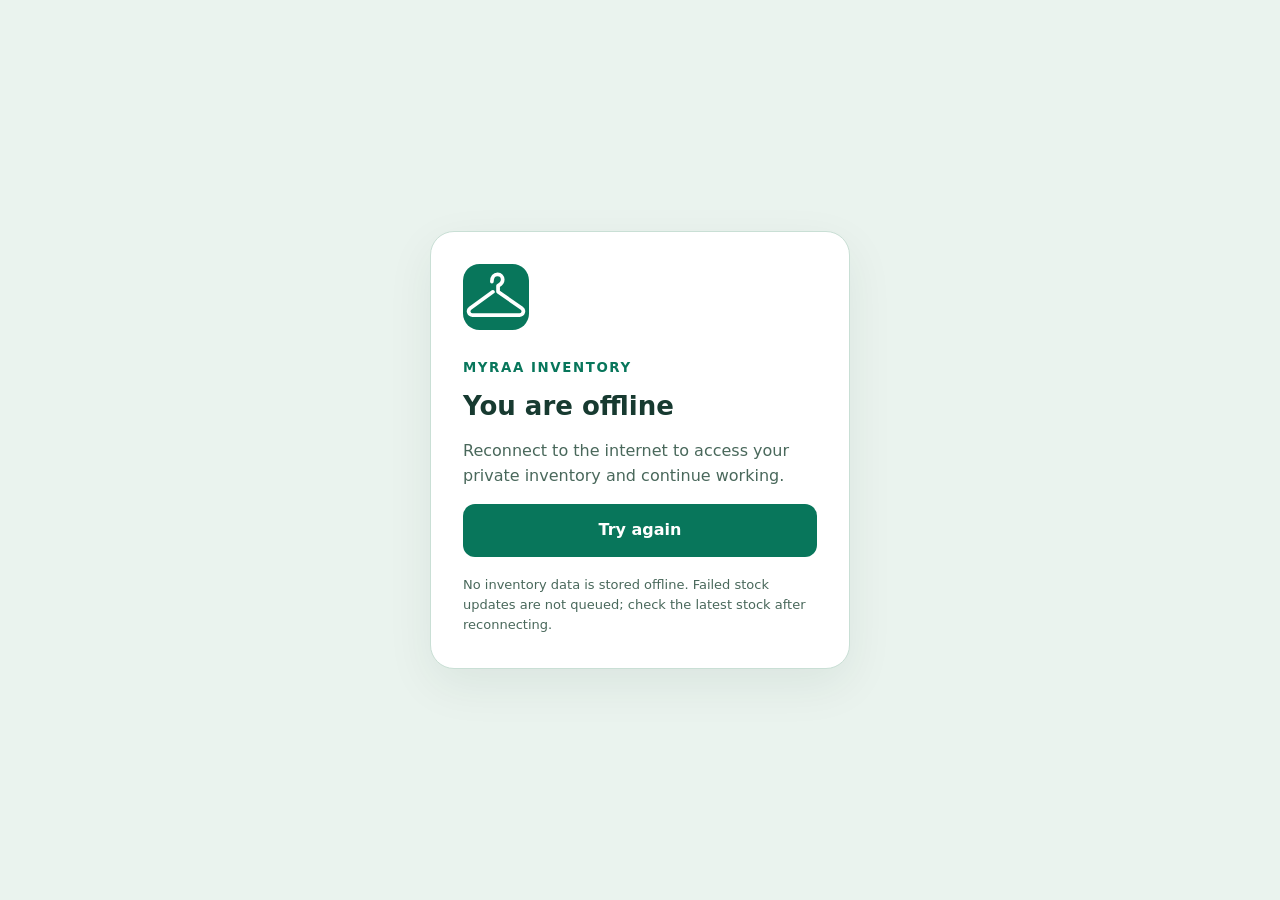
<file: frontend/offline.html>
<!doctype html><html lang="en"><head><meta charset="utf-8"><meta name="viewport" content="width=device-width,initial-scale=1,viewport-fit=cover"><meta name="theme-color" content="#005446"><title>MYRAA · Offline</title><style>
*{box-sizing:border-box}body{margin:0;min-height:100vh;min-height:100dvh;display:grid;place-items:center;padding:24px;background:#eaf3ee;color:#173a30;font:16px/1.55 system-ui,sans-serif}main{width:min(100%,420px);background:#fff;border:1px solid #c9dfd5;border-radius:24px;padding:32px;box-shadow:0 16px 48px #12382d12}svg{display:block;width:66px;height:66px;margin-bottom:25px}small{font-weight:700;letter-spacing:.12em;color:#08765b}h1{font-size:26px;line-height:1.25;margin:10px 0}p{color:#49685b}button{width:100%;border:0;background:#08765b;color:white;border-radius:12px;padding:14px;font:inherit;font-weight:700;cursor:pointer}button:focus-visible{outline:3px solid #36b68f;outline-offset:3px}.note{font-size:13px;margin:18px 0 0}@media(prefers-color-scheme:dark){body{background:#092922;color:#eefbf5}main{background:#12382e;border-color:#396657}p{color:#bddbcc}small{color:#97e4c3}}
</style></head><body><main><svg viewBox="0 0 64 64" aria-hidden="true"><rect width="64" height="64" rx="16" fill="#08765b"/><path d="M28 17c0-4.3 2.3-7 5.5-7 3.1 0 5 2.4 5 5.1 0 2.8-1.4 4.6-4.5 6v5.8L57 43c2.9 2.1 1.4 6.5-2.2 6.5H9.2C5.6 49.5 4.1 45.1 7 43l22-16" stroke="#fff" stroke-width="3.6" fill="none" stroke-linejoin="round" stroke-linecap="round"/></svg><small>MYRAA INVENTORY</small><h1>You are offline</h1><p>Reconnect to the internet to access your private inventory and continue working.</p><button type="button" onclick="location.reload()">Try again</button><p class="note">No inventory data is stored offline. Failed stock updates are not queued; check the latest stock after reconnecting.</p></main></body></html>
</file>
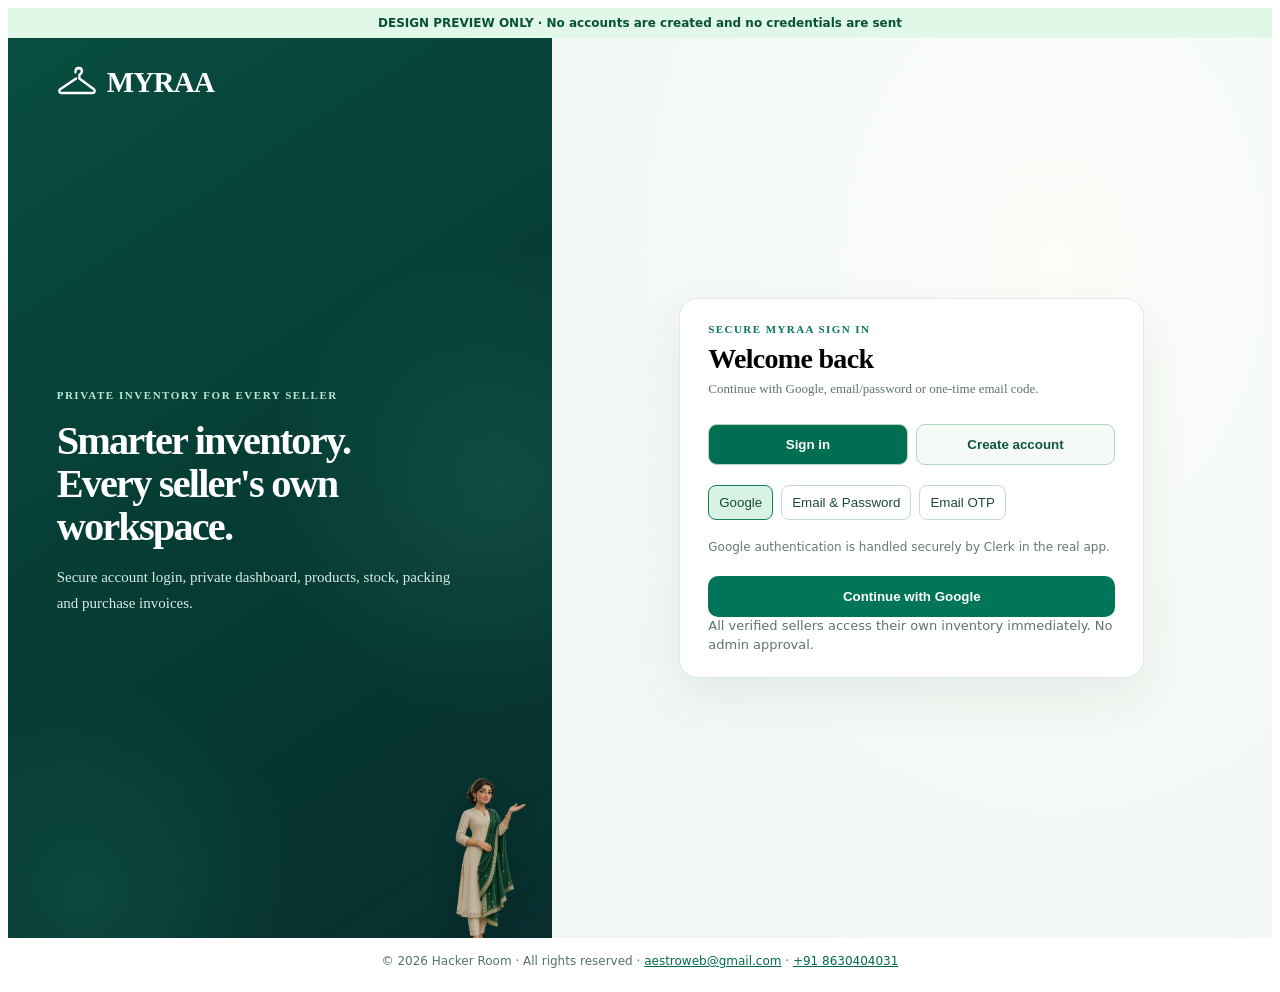
<file: frontend/preview-login.html>
<!DOCTYPE html>
<html lang="en" data-theme="light"><head><meta charset="utf-8"><meta name="viewport" content="width=device-width, initial-scale=1"><title>MYRAA Seller Login · Design Preview</title><link rel="stylesheet" href="clerk-auth.css?v=7">
<style>
*{box-sizing:border-box}.preview-strip{background:#e1f7e7;color:#08523b;font:700 12px system-ui;padding:8px 16px;text-align:center}.preview-tabs{display:flex;gap:8px;margin-top:25px}.preview-tabs button{flex:1;border:1px solid #b2d3bd;border-radius:9px;background:#f5faf7;color:#0c5741;padding:12px;cursor:pointer;font-weight:750}.preview-tabs button.active{background:#006e51;color:white}.preview-modes{display:flex;gap:8px;flex-wrap:wrap;margin:20px 0}.preview-modes button{padding:9px 10px;border-radius:8px;border:1px solid #c4dccf;background:white;color:#1b4c39;cursor:pointer}.preview-modes button.active{background:#d8f3e3;border-color:#13805d}.preview-fields label{display:grid;gap:6px;margin:12px 0;font:600 13px system-ui;color:#1a4434}.preview-fields input{padding:12px;border-radius:9px;border:1px solid #a9c9ba;width:100%;background:white;color:#18372b}.preview-action{width:100%;background:#007557;border:0;border-radius:10px;color:white;padding:13px;font-weight:750;cursor:pointer;margin-top:10px}.preview-links{font:12px system-ui;color:#4a7666;line-height:1.5}.preview-links a{color:#007557}.preview-muted{font:12px system-ui;color:#637b6d;margin-top:14px}.preview-foot{font:12px system-ui;text-align:center;padding:16px;color:#547364}.preview-foot a{color:#006b4c}@media(max-width:700px){.clerk-brand{min-height:220px}.clerk-brand-content h1{font-size:33px}.clerk-lady{display:none}.preview-tabs button{padding:10px}}
</style></head><body><div class="preview-strip">DESIGN PREVIEW ONLY · No accounts are created and no credentials are sent</div>
<main class="clerk-shell"><section class="clerk-brand"><a href="preview.html" class="clerk-wordmark"><img src="assets/myraa-mark.svg" alt="" width="47" height="47"> MYRAA</a><div class="clerk-brand-content"><span class="clerk-eyebrow">PRIVATE INVENTORY FOR EVERY SELLER</span><h1>Smarter inventory.<br>Every seller's own workspace.</h1><p>Secure account login, private dashboard, products, stock, packing and purchase invoices.</p><div class="clerk-lady"><img src="assets/myraa-lady-full.webp" alt="Illustrated MYRAA brand guide"></div></div></section><section class="clerk-auth-pane"><div class="clerk-auth-card"><div class="clerk-top-label">SECURE MYRAA SIGN IN</div><h2>Welcome back</h2><p>Continue with Google, email/password or one-time email code.</p><div class="preview-tabs"><button type="button" class="active" data-view="login">Sign in</button><button type="button" data-view="signup">Create account</button></div><div class="preview-modes"><button type="button" class="active" data-method="google">Google</button><button type="button" data-method="password">Email & Password</button><button type="button" data-method="otp">Email OTP</button></div><div class="preview-fields" id="preview-form"><p class="preview-muted">Google sign in opens securely through Clerk in the real MYRAA app.</p><button type="button" class="preview-action">Continue with Google</button></div><p id="preview-feedback" class="preview-muted" role="status"></p><p class="preview-muted">All verified sellers access their own inventory immediately. No admin approval.</p></div></section></main><footer class="preview-foot">© 2026 Hacker Room · All rights reserved · <a href="mailto:aestroweb@gmail.com">aestroweb@gmail.com</a> · <a href="tel:+918630404031">+91 8630404031</a></footer>
<script>
const form=document.getElementById('preview-form'),feedback=document.getElementById('preview-feedback');let view='login',method='google';function draw(){document.querySelectorAll('[data-view]').forEach(b=>b.classList.toggle('active',b.dataset.view===view));document.querySelectorAll('[data-method]').forEach(b=>b.classList.toggle('active',b.dataset.method===method));let label=view==='signup'?'Create your seller account':'Sign in';if(method==='google'){form.innerHTML=`<p class="preview-muted">Google authentication is handled securely by Clerk in the real app.</p><button type="button" class="preview-action">Continue with Google</button>`;}else if(method==='otp'){form.innerHTML=`<label>Email<input type="email" placeholder="seller@example.com"></label><button type="button" class="preview-action">${view==='signup'?'Send signup verification code':'Send one-time code'}</button><p class="preview-muted">Clerk sends the code when this method is enabled in its dashboard.</p>`;}else{form.innerHTML=`${view==='signup'?'<label>Full name<input placeholder="Your name"></label>':''}<label>Email<input type="email" placeholder="seller@example.com"></label><label>Password<input type="password" placeholder="At least 8 characters"></label><button type="button" class="preview-action">${label}</button>`;}form.querySelector('.preview-action').onclick=()=>feedback.textContent='Preview only. Go to MYRAA sign-in on Railway to use real Clerk authentication.';}document.querySelectorAll('[data-view]').forEach(b=>b.onclick=()=>{view=b.dataset.view;feedback.textContent='';draw()});document.querySelectorAll('[data-method]').forEach(b=>b.onclick=()=>{method=b.dataset.method;feedback.textContent='';draw()});draw();
</script></body></html>
</file>
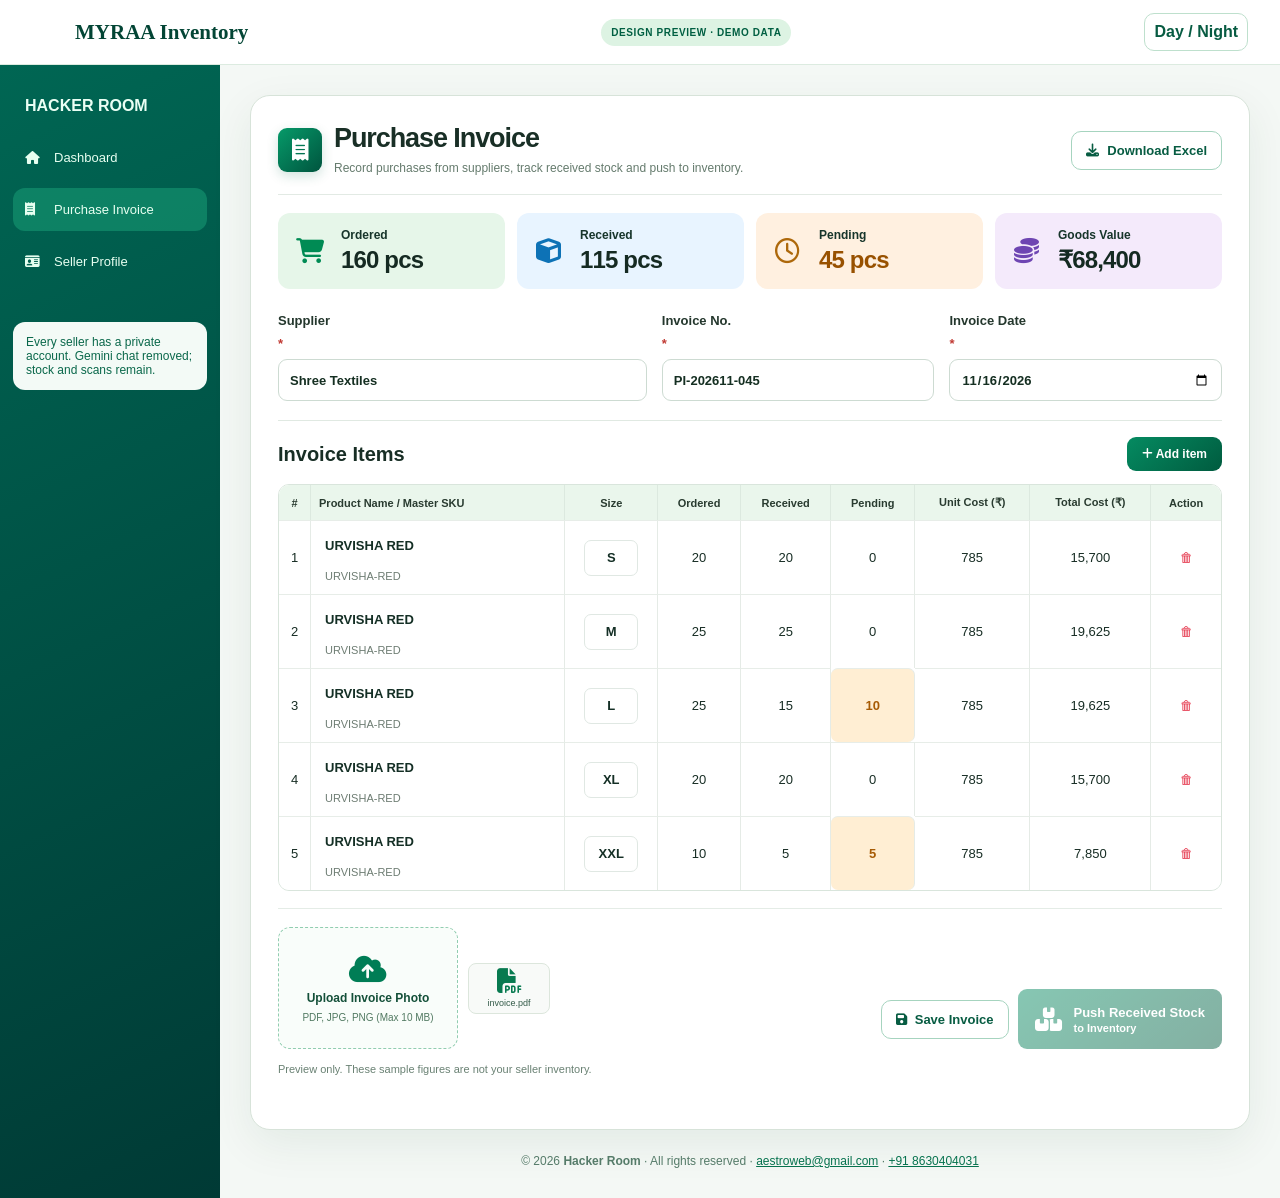
<file: frontend/preview.html>
<!doctype html>
<html lang="en"><head><meta charset="UTF-8"><meta name="viewport" content="width=device-width, initial-scale=1, viewport-fit=cover"><title>MYRAA · Hacker Room Design Preview</title>
<link rel="stylesheet" href="https://cdnjs.cloudflare.com/ajax/libs/font-awesome/6.5.2/css/all.min.css"><link rel="stylesheet" href="seller-workspace.css?v=1"><style>
:root{font-family:Inter,Segoe UI,Arial,sans-serif;background:#f4f8f5;color:#17352b}*{box-sizing:border-box}body{margin:0;min-height:100vh}button,input{font:inherit}.demo-top{display:flex;align-items:center;justify-content:space-between;gap:15px;padding:13px clamp(18px,3vw,32px);background:#fff;border-bottom:1px solid #dcebe0;position:sticky;top:0;z-index:3}.demo-brand{display:flex;align-items:center;gap:10px;font:800 21px Georgia,serif;color:#034535}.demo-brand img{width:33px;height:33px}.demo-label{font-size:10px;font-weight:800;border-radius:20px;background:#ddf3e3;color:#005f42;padding:8px 10px;letter-spacing:.06em}.demo-shell{display:grid;grid-template-columns:220px minmax(0,1fr);min-height:calc(100vh - 64px)}.demo-sidebar{background:linear-gradient(155deg,#006653,#003a35);color:#eafff4;padding:20px 13px;display:grid;align-content:start;gap:9px}.demo-side-title{font-weight:800;padding:12px;font-size:16px}.demo-nav{display:flex;gap:12px;align-items:center;background:transparent;color:#e7fff1;border:none;border-radius:12px;padding:14px 12px;font-size:13px;text-align:left;cursor:pointer}.demo-nav.active,.demo-nav:hover{background:#1ba47b80}.demo-nav i{width:17px}.demo-content{padding:clamp(14px,2.6vw,30px)}.demo-content h1{margin:0 0 18px;font-size:clamp(22px,3vw,30px)}.demo-content #view-challans{max-width:1320px;margin:0 auto}.demo-card{border-radius:16px;background:white;padding:20px;border:1px solid #dae8de}.demo-bot{background:#f3faf6;color:#0a684b;padding:13px;border-radius:12px;margin-top:30px;font-size:12px}.demo-panel{display:none}.demo-panel.active{display:block}.demo-kpis{display:grid;grid-template-columns:repeat(4,1fr);gap:12px}.demo-kpis>div{border:1px solid #dbe9df;background:white;border-radius:12px;padding:20px;color:#064734}.demo-kpis b{display:block;font-size:24px;margin-top:9px}.demo-hero{min-height:215px;display:flex;align-items:center;padding:25px;border-radius:18px;background:linear-gradient(95deg,#d8eee1 20%,#d7ecdbad 58%,#ffffff30),url('assets/myraa-boutique-hero.webp') center/cover;margin-bottom:17px}.demo-hero h2{font:bold clamp(25px,3.3vw,44px)/1.1 Georgia,serif;max-width:480px;margin:0 0 14px}.demo-hero p{max-width:300px;line-height:1.5}.demo-profile{max-width:700px}.demo-profile label{display:grid;gap:7px;font-size:13px;font-weight:700;margin-top:14px}.demo-profile input{padding:12px;border:1px solid #cbded1;border-radius:9px}.demo-preview-watermark{font-size:11px;color:#73897a;margin:10px 0}.demo-footer{margin-top:24px;text-align:center;font-size:12px;color:#557b69}.demo-footer a{color:#06724e}.demo-theme{cursor:pointer;border:1px solid #bee0cd;border-radius:10px;padding:9px;background:#fff;color:#075b42;font-weight:700}.demo-sub-note{color:#57766a;margin:-10px 0 18px;font-size:13px}@media(max-width:980px){.demo-shell{grid-template-columns:70px minmax(0,1fr)}.demo-sidebar{padding:15px 7px}.demo-side-title{font-size:0}.demo-nav{font-size:0;justify-content:center;padding:13px}.demo-nav i{font-size:18px}.demo-kpis{grid-template-columns:repeat(2,1fr)}}@media(max-width:640px){.demo-top{padding:12px}.demo-label{font-size:8px}.demo-shell{display:block}.demo-sidebar{display:flex;overflow:auto;gap:5px;padding:5px 7px}.demo-side-title{display:none}.demo-nav{font-size:11px;min-width:max-content;padding:10px 11px}.demo-nav i{font-size:13px}.demo-content{padding:12px}.demo-kpis{grid-template-columns:repeat(2,1fr)}.demo-kpis>div{padding:12px}.demo-kpis b{font-size:18px}.demo-hero{min-height:215px}.demo-hero h2{font-size:28px}}html.demo-dark{background:#041d19;color:#e9fcf4}html.demo-dark .demo-content{background:#082721}html.demo-dark .demo-top{background:#11382e;border-color:#285144}html.demo-dark .demo-top .demo-brand{color:#eefdf4}html.demo-dark .demo-card,html.demo-dark .demo-kpis>div{background:#12382e;border-color:#29604a;color:#d4f9e9}
</style></head>
<body>
<header class="demo-top"><div class="demo-brand"><img src="assets/myraa-mark.svg" alt="">MYRAA Inventory</div><span class="demo-label">DESIGN PREVIEW · DEMO DATA</span><button id="demo-mode" type="button" class="demo-theme">Day / Night</button></header>
<div class="demo-shell"><aside class="demo-sidebar"><div class="demo-side-title">HACKER ROOM</div><button class="demo-nav" data-panel="dashboard"><i class="fa-solid fa-house"></i>Dashboard</button><button class="demo-nav active" data-panel="challans"><i class="fa-solid fa-receipt"></i>Purchase Invoice</button><button class="demo-nav" data-panel="profile"><i class="fa-solid fa-id-card"></i>Seller Profile</button><div class="demo-bot">Every seller has a private account. Gemini chat removed; stock and scans remain.</div></aside>
<main class="demo-content"><div id="demo-challans" class="demo-panel active"><section id="view-challans"><div class="myraa-challan-studio"><header class="cs-header"><div class="cs-title"><span class="cs-logo"><i class="fa-solid fa-receipt"></i></span><div><h2>Purchase Invoice</h2><p>Record purchases from suppliers, track received stock and push to inventory.</p></div></div><a class="cs-secondary" href="#" id="fake-download"><i class="fa-solid fa-download"></i> Download Excel</a></header><div class="cs-stats"><div class="cs-stat cs-ordered"><i class="fa-solid fa-cart-shopping"></i><span>Ordered<strong>160 pcs</strong></span></div><div class="cs-stat cs-received"><i class="fa-solid fa-cube"></i><span>Received<strong>115 pcs</strong></span></div><div class="cs-stat cs-pending"><i class="fa-regular fa-clock"></i><span>Pending<strong>45 pcs</strong></span></div><div class="cs-stat cs-value"><i class="fa-solid fa-coins"></i><span>Goods Value<strong>₹68,400</strong></span></div></div><div class="cs-fields"><label>Supplier <em>*</em><input value="Shree Textiles"></label><label>Invoice No. <em>*</em><input value="PI-202611-045"></label><label>Invoice Date <em>*</em><input type="date" value="2026-11-16"></label></div><div class="cs-items-head"><h3>Invoice Items</h3><button type="button" class="cs-add" id="demo-add"><i class="fa-solid fa-plus"></i> Add item</button></div><div class="cs-table-wrap"><table class="cs-table"><thead><tr><th>#</th><th>Product Name / Master SKU</th><th>Size</th><th>Ordered</th><th>Received</th><th>Pending</th><th>Unit Cost (₹)</th><th>Total Cost (₹)</th><th>Action</th></tr></thead><tbody id="demo-rows"></tbody></table></div><div class="cs-bottom"><div class="cs-upload-area"><label class="cs-drop"><i class="fa-solid fa-cloud-arrow-up"></i><strong>Upload Invoice Photo</strong><small>PDF, JPG, PNG (Max 10 MB)</small></label><div class="cs-file-thumb"><i class="fa-solid fa-file-pdf"></i><small>invoice.pdf</small></div></div><div class="cs-actions"><button class="cs-secondary" type="button" id="demo-save"><i class="fa-solid fa-floppy-disk"></i> Save Invoice</button><button class="cs-push" type="button" disabled><i class="fa-solid fa-boxes-stacked"></i><span>Push Received Stock<small>to Inventory</small></span></button></div></div><p class="cs-notice">Preview only. These sample figures are not your seller inventory.</p><p id="demo-feedback" class="cs-message"></p></div></section></div>
<div id="demo-dashboard" class="demo-panel"><div class="demo-hero"><div><h2>Smarter fashion inventory for modern retail.</h2><p>Private seller workspace. Products, orders and stock in one beautiful place.</p></div></div><div class="demo-kpis"><div>Total Products<b>426</b></div><div>Total Stock<b>2,938</b></div><div>Low Stock<b>18</b></div><div>To Reorder<b>7</b></div></div><div class="demo-card" style="margin-top:15px"><h2>Product Inventory</h2><p>Catalog and summary are shown with sample data in this standalone preview. Live counts come from each seller's authenticated database.</p></div></div>
<div id="demo-profile" class="demo-panel"><div class="demo-card demo-profile"><h1>Seller Profile</h1><p>Private identity managed by Clerk</p><label>Name<input value="Example Seller" autocomplete="off"></label><label>Email<input value="seller@example.com" readonly></label><label>Store / Business<input value="Hacker Room Partner Store"></label><label>Phone<input placeholder="Seller phone"></label><label>Address<input placeholder="Seller address"></label><p class="demo-preview-watermark">Static UI only — live profile saves through Clerk-secured MYRAA API.</p></div></div>
<footer class="demo-footer">© 2026 <strong>Hacker Room</strong> · All rights reserved · <a href="mailto:aestroweb@gmail.com">aestroweb@gmail.com</a> · <a href="tel:+918630404031">+91 8630404031</a></footer></main></div>
<script>const rows=[['S',20,20,0,785,15700],['M',25,25,0,785,19625],['L',25,15,10,785,19625],['XL',20,20,0,785,15700],['XXL',10,5,5,785,7850]];const tbody=document.querySelector('#demo-rows');function draw(){tbody.innerHTML=rows.map((r,i)=>`<tr><td>${i+1}</td><td class="cs-product-cell"><input class="cs-name" value="URVISHA RED" aria-label="Name"><input class="cs-sku" value="URVISHA-RED" aria-label="SKU"></td><td><input class="cs-size" value="${r[0]}" aria-label="Size"></td><td>${r[1]}</td><td>${r[2]}</td><td class="cs-pending-number ${r[3]?'has-pending':''}">${r[3]}</td><td>${r[4]}</td><td>${r[5].toLocaleString('en-IN')}</td><td><button class="cs-delete" aria-label="Delete demo row" type="button" data-row="${i}">🗑</button></td></tr>`).join('');tbody.querySelectorAll('[data-row]').forEach(x=>x.addEventListener('click',()=>{rows.splice(+x.dataset.row,1);draw()}));}draw();document.querySelector('#demo-add').addEventListener('click',()=>{rows.push(['S',1,0,1,0,0]);draw()});document.querySelector('#demo-save').addEventListener('click',()=>document.querySelector('#demo-feedback').textContent='Design preview only · no data saved');document.querySelector('#fake-download').addEventListener('click',e=>{e.preventDefault();document.querySelector('#demo-feedback').textContent='Open the real app to download Excel.'});document.querySelectorAll('[data-panel]').forEach(btn=>btn.addEventListener('click',()=>{document.querySelectorAll('[data-panel]').forEach(b=>b.classList.toggle('active',b===btn));document.querySelectorAll('.demo-panel').forEach(x=>x.classList.toggle('active',x.id==='demo-'+btn.dataset.panel))}));document.querySelector('#demo-mode').addEventListener('click',()=>document.documentElement.classList.toggle('demo-dark'));</script></body></html>
</file>
<file: frontend/clerk-auth.css>
/* MYRAA embedded Clerk UI — quieter product-first layout.
   UI polish follows heydamir/unslop (Damir Sokolovsky), CC BY 4.0.
   https://github.com/heydamir/unslop */
:root{--clerk-ink:#163d32;--clerk-muted:#5e746b;--clerk-green:#08765b;--clerk-bg:#f4f7f4;--clerk-border:#dfebe3}
*{box-sizing:border-box}
body[data-myraa-clerk=login]{margin:0;background:var(--clerk-bg);color:var(--clerk-ink);font-family:Inter,"Segoe UI",Arial,sans-serif}
.clerk-shell{min-height:100vh;display:grid;grid-template-columns:minmax(330px,42%) minmax(390px,58%)}
.clerk-brand{background:#064b3f;color:white;padding:38px clamp(25px,5vw,80px);position:relative;overflow:hidden;display:flex;flex-direction:column}
.clerk-wordmark{color:white;text-decoration:none;display:flex;gap:12px;align-items:center;font:700 32px Georgia,serif}
.clerk-brand-content{margin-top:auto;margin-bottom:auto;padding:80px 0 88px;position:static}
.clerk-brand-content>.clerk-eyebrow,.clerk-brand-content>h1,.clerk-brand-content>p{position:relative;z-index:1}
.clerk-eyebrow{font-size:12px;letter-spacing:.085em;color:#bee4d5;font-weight:650}
.clerk-brand h1{font:500 clamp(36px,3.9vw,56px)/1.13 Georgia,serif;max-width:580px;margin:20px 0 18px;letter-spacing:-.025em}
.clerk-brand p{font-size:15px;line-height:1.75;max-width:405px;color:#d7ebe4}
.clerk-lady{position:absolute;bottom:0;right:-22px;width:210px;height:245px;pointer-events:none;overflow:hidden;opacity:.86}
.clerk-lady img{width:100%;height:100%;object-fit:contain;object-position:bottom}
.clerk-auth-pane{display:grid;place-items:center;padding:42px 24px}
.clerk-auth-card{width:min(500px,100%);padding:38px;background:#fff;border:1px solid var(--clerk-border);border-radius:20px;box-shadow:0 15px 46px rgb(11 59 42 / 7%)}
.clerk-top-label{font-size:12px;font-weight:650;color:var(--clerk-green);letter-spacing:.06em}
.clerk-auth-card h2{font-size:clamp(27px,3vw,32px);font-weight:650;line-height:1.2;margin:12px 0 8px;letter-spacing:-.025em}
.clerk-auth-card>p{font-size:14px;color:var(--clerk-muted);line-height:1.55;margin:0}
.clerk-tab-list{display:flex;gap:8px;margin:24px 0 18px;padding:4px;border-radius:12px;background:#f2f6f3;border:1px solid #e6eee8}
.clerk-tab{min-width:0;flex:1;border-radius:9px;padding:11px 14px;cursor:pointer;background:transparent;border:1px solid transparent;color:#44655a;font:650 14px Inter,"Segoe UI",Arial,sans-serif;transition:background .15s,border-color .15s,color .15s}
.clerk-tab.active{background:#fff;border-color:#dce9df;box-shadow:0 1px 3px rgb(8 63 40 / 7%);color:#075c47}
.clerk-tab:focus-visible,.clerk-wordmark:focus-visible{outline:3px solid #6dbba1;outline-offset:3px}
.clerk-auth-root{width:100%;min-height:230px}
.clerk-auth-root>p{padding:24px 0;text-align:center;color:var(--clerk-muted)}
/* Current Clerk UI uses a flush appearance. These are safe CSS fallbacks. */
.clerk-auth-root .cl-card,.clerk-auth-root .cl-signIn-root,.clerk-auth-root .cl-signUp-root{width:100%;max-width:none}
.clerk-auth-root .cl-card{box-shadow:none!important;border:0!important;margin:0 auto!important}
.clerk-auth-root .cl-cardBox{box-shadow:none!important;width:100%!important;max-width:none!important}
.clerk-auth-error{color:#a02e2e!important;min-height:18px;font-weight:600;margin:12px 0 0!important}
.clerk-security-caption{padding-top:17px;margin-top:12px!important;border-top:1px solid var(--clerk-border);text-align:center;font-size:12px!important;color:var(--clerk-muted)}
.clerk-approval-icon{border-radius:50%;background:#d5f4e0;color:#08765b;font-size:32px;width:62px;height:62px;display:grid;place-items:center}
#clerk-approval{padding:20px;border-radius:16px;border:1px solid #b7e4ca;background:#f0faf4}
#clerk-approval p{line-height:1.65}.clerk-approval-actions{display:flex;gap:10px}.clerk-main-btn{background:#08765b;color:white;border:0;padding:12px 16px;border-radius:10px;cursor:pointer}.clerk-link-btn{background:transparent;color:#086044;border:1px solid #b2d7c6;padding:12px 16px;border-radius:10px;cursor:pointer}
.myraa-clerk-gate{text-align:center;max-width:360px;margin:auto;padding:30px 20px}.myraa-clerk-gate img{height:98px;max-width:100%;object-fit:contain;border-radius:50%}
.myraa-clerk-gate h2{font:700 30px Georgia,serif;margin:14px 0}.myraa-clerk-gate p{line-height:1.5;color:var(--clerk-muted)}
.myraa-clerk-continue{display:inline-block;background:#08785b;color:white!important;padding:13px 24px;border-radius:12px;text-decoration:none;font-weight:750;margin-top:12px}
@media(max-width:900px){
  .clerk-shell{grid-template-columns:1fr}
  .clerk-brand{padding:24px;min-height:185px}
  .clerk-brand-content{margin:28px 0 0;padding:0;max-width:540px}
  .clerk-brand h1{font-size:30px;margin:10px 0}
  .clerk-brand p{font-size:13px;max-width:460px;margin:0}
  .clerk-lady{width:150px;height:170px;right:0}
  .clerk-auth-pane{padding:22px 14px 34px;display:block}
  .clerk-auth-card{margin:auto;padding:26px}
}
@media(max-width:520px){
  .clerk-brand{min-height:162px;padding:22px 20px}
  .clerk-brand h1{font-size:25px;max-width:258px}
  .clerk-brand p{display:none}
  .clerk-lady{width:90px;height:110px;right:-7px;opacity:.62}
  .clerk-wordmark{font-size:25px}
  .clerk-auth-card{padding:22px 17px;border-radius:16px}
  .clerk-auth-card h2{font-size:27px}
  .clerk-tab{padding:10px 6px}
  .clerk-approval-actions{flex-wrap:wrap}
}
@media(prefers-reduced-motion:reduce){.clerk-tab{transition:none}}

/* Never show the Clerk loading placeholder behind an approved/pending state.
   Explicit display:grid rules otherwise override the browser's [hidden] style. */
#clerk-auth-root[hidden], #clerk-approval[hidden], .clerk-tab[hidden] { display:none !important; }

/* Authentication remains readable even if Clerk needs extra time to render. */
.clerk-form-loading{color:#536e63;text-align:center;padding:25px 8px;line-height:1.5}
.clerk-form-retry{display:block;margin:16px auto 2px;padding:11px 18px;border:1px solid #b8d8ca;border-radius:10px;background:#f2fbf6;color:#075c47;font-weight:700;cursor:pointer}
.clerk-form-retry:focus-visible{outline:3px solid #6dbba1;outline-offset:3px}

/* MYRAA product vision / compact responsive sign-in, 2026-11. */
:root { --clerk-primary:#08765b; --clerk-cream:#f7faf6; --clerk-light-border:#dce9df; }
body[data-myraa-clerk="login"] { background:#f2f7f3; }
.clerk-shell { grid-template-columns:minmax(380px,43%) minmax(0,57%); min-height:100svh; }
.clerk-brand {
  isolation:isolate; padding:24px clamp(28px,3.8vw,72px) 22px;
  background:linear-gradient(147deg,#084d3f 2%,#063d35 47%,#082e2e 100%);
  overflow:hidden;
}
.clerk-brand::before {
  content:"";position:absolute;z-index:-1;right:-190px;top:23%;height:480px;width:480px;
  border-radius:50%;background:radial-gradient(circle,rgba(79,192,140,.14),transparent 70%);pointer-events:none;
}
.clerk-brand::after {
  content:"";position:absolute;z-index:-1;bottom:-180px;left:-140px;height:440px;width:440px;
  border-radius:50%;background:radial-gradient(circle,rgba(37,151,126,.18),transparent 69%);pointer-events:none;
}
.clerk-wordmark {gap:10px;flex:none;font-size:29px;line-height:1;letter-spacing:-.025em}
.clerk-wordmark img {width:40px;height:40px;object-fit:contain}
.clerk-brand-content {margin:auto 0; padding:20px 0 22px; width:100%; max-width:510px}
.clerk-eyebrow {display:inline-flex;align-items:center;gap:10px;color:#b9e7d3;font-size:11px;letter-spacing:.14em;font-weight:750}
.clerk-eyebrow-dot {height:7px;width:7px;background:#8fe2b9;border-radius:50%;box-shadow:0 0 0 4px rgb(116 211 157 / 12%)}
.clerk-brand h1 {max-width:550px;margin:16px 0 13px;font-size:clamp(35px,3.15vw,52px);line-height:1.075;letter-spacing:-.045em;font-weight:600}
.clerk-brand h1 em {color:#bdebd4;font-weight:500;font-style:normal}
.clerk-brand p.clerk-vision-lead {font-size:14px;line-height:1.63;max-width:460px;margin:0;color:#d5eee4}
.clerk-benefit-grid {display:grid;grid-template-columns:repeat(2,minmax(0,1fr));gap:9px;margin-top:26px}
.clerk-benefit {display:flex;align-items:flex-start;gap:10px;background:rgb(244 255 249 / 7%);border:1px solid rgb(230 255 245 / 14%);border-radius:12px;padding:12px 11px;min-width:0;min-height:76px;transition:background .18s,border-color .18s}
.clerk-benefit:hover {background:rgb(244 255 249 / 11%);border-color:rgb(230 255 245 / 24%)}
.clerk-benefit-icon {display:grid;place-items:center;flex:0 0 27px;height:27px;border-radius:8px;background:rgb(157 235 196 / 18%);color:#aee7ca;font-size:18px;font-weight:650;line-height:1}
.clerk-benefit strong {display:block;color:white;font-size:12.5px;line-height:1.3;font-weight:700}
.clerk-benefit div span {display:block;color:#b9dacf;font-size:11.5px;line-height:1.4;margin-top:4px}
.clerk-steps {display:flex;align-items:center;gap:14px;margin-top:22px;color:#d6f4e6;font-size:10.5px;font-weight:700;letter-spacing:.125em}
.clerk-steps i {font-style:normal;color:#67c89f;font-size:16px;font-weight:500}
.clerk-brand-bottom {display:flex;align-items:center;gap:9px;max-width:calc(100% - 110px);color:#9ed7c0;font-size:11px;line-height:1.4;letter-spacing:.015em}
.clerk-brand-smallmark {font-size:18px;color:#b5e2cd}
.clerk-lady {right:-8px;bottom:-14px;width:145px;height:175px;opacity:.82;filter:drop-shadow(0 9px 14px rgba(0,0,0,.20))}
.clerk-auth-pane {display:flex;align-items:center;justify-content:center;padding:20px clamp(20px,4vw,48px);min-width:0;background:radial-gradient(ellipse at 70% 25%,#fbfdf9 0%,#f1f7f3 78%)}
.clerk-auth-card {width:min(465px,100%);padding:24px 28px 22px;border-radius:19px;border-color:#e0ebe4;box-shadow:0 18px 50px rgb(14 55 34 / 7%)}
.clerk-top-label {font-size:11px;letter-spacing:.13em}
.clerk-auth-card h2 {font-size:28px;line-height:1.14;margin:8px 0 5px}
.clerk-auth-card>p {font-size:13px;line-height:1.45}
.clerk-tab-list {margin:16px 0 9px;padding:3px;border-radius:12px}
.clerk-tab {padding:9px 8px;font-size:13px;min-height:38px}
.clerk-auth-root {min-height:0;position:relative}
.clerk-auth-root .cl-card {padding:0!important}
.clerk-auth-root .cl-cardBox {padding:0!important}
/* Clerk's own heading is the visible heading once the form renders. Never hide
   its titles in later steps (password reset, OTP, verification). */
.clerk-auth-card.has-clerk-form>h2,.clerk-auth-card.has-clerk-form>p#clerk-auth-subtitle {display:none}
.clerk-auth-error {margin:7px 0 0!important;min-height:0}
.clerk-auth-error:empty {display:none}
.clerk-security-caption {margin-top:12px!important;padding-top:12px;font-size:11px!important}
.clerk-form-loading {text-align:center;padding:22px 8px;color:#597569;font-size:13px;min-height:70px}
.clerk-form-loading::before {content:"";display:block;width:21px;height:21px;margin:0 auto 12px;border:2px solid #cde4d6;border-top-color:#08765b;border-radius:50%;animation:myraa-signin-spin .85s linear infinite}
@keyframes myraa-signin-spin {to {transform:rotate(360deg)}}
@media (min-width:901px) and (max-height:820px) {
  .clerk-brand {padding-top:16px;padding-bottom:16px}
  .clerk-brand-content {padding:10px 0}
  .clerk-brand h1 {font-size:clamp(34px,2.9vw,46px);margin:12px 0 10px}
  .clerk-brand p.clerk-vision-lead {font-size:13px;line-height:1.53}
  .clerk-benefit-grid {margin-top:18px;gap:7px}
  .clerk-benefit {min-height:65px;padding:9px}
  .clerk-steps {margin-top:14px}
  .clerk-auth-pane {padding-block:10px}
  .clerk-auth-card {padding:18px 25px 17px}
  .clerk-security-caption {padding-top:8px;margin-top:8px!important}
  .clerk-tab-list {margin:10px 0 5px}
}
@media (min-width:901px) and (max-height:680px) {
  .clerk-shell {min-height:680px} /* Prefer scroll to clipping OTP/password fields. */
}
@media (max-width:1100px) and (min-width:901px) {
  .clerk-shell {grid-template-columns:minmax(360px,43%) minmax(0,57%)}
  .clerk-brand {padding-inline:25px}
  .clerk-benefit-grid {gap:7px}
  .clerk-benefit {padding:9px 7px;gap:7px}
  .clerk-benefit-icon {flex-basis:24px;height:24px}
  .clerk-benefit strong {font-size:11.5px}
  .clerk-benefit div span {font-size:10.5px}
}
@media (max-width:900px) {
  .clerk-shell {min-height:100svh;grid-template-columns:minmax(0,1fr)}
  .clerk-brand {min-height:0;padding:22px 24px 18px}
  .clerk-brand-content {margin:20px 0 0;padding:0;max-width:none}
  .clerk-brand h1 {font-size:clamp(27px,4vw,37px);margin:10px 0;max-width:540px}
  .clerk-brand p.clerk-vision-lead {font-size:12.5px;max-width:530px;line-height:1.5}
  .clerk-benefit-grid {grid-template-columns:repeat(4,minmax(0,1fr));gap:6px;margin-top:16px}
  .clerk-benefit {min-height:0;padding:9px;gap:5px}
  .clerk-benefit-icon {display:none}
  .clerk-benefit strong {font-size:11px}
  .clerk-benefit div span {font-size:10px}
  .clerk-steps {margin-top:10px}
  .clerk-lady {width:110px;height:138px;right:0;bottom:-15px;opacity:.45}
  .clerk-brand-bottom {display:none}
  .clerk-auth-pane {padding:22px 16px 36px;display:flex}
  .clerk-auth-card {max-width:500px;padding:24px}
}
@media (max-width:520px) {
  .clerk-brand {padding:17px 19px 15px}
  .clerk-wordmark {font-size:25px}
  .clerk-wordmark img {height:33px;width:33px}
  .clerk-brand-content {margin-top:13px}
  .clerk-eyebrow {font-size:10px}
  .clerk-brand h1 {font-size:27px;line-height:1.1;max-width:310px;margin:8px 0 7px}
  .clerk-brand p.clerk-vision-lead {display:block;max-width:315px;font-size:12px;line-height:1.5}
  .clerk-benefit-grid,.clerk-steps {display:none}
  .clerk-lady {width:80px;height:104px;opacity:.38;right:-17px;bottom:-13px}
  .clerk-auth-pane {padding:13px 10px 28px}
  .clerk-auth-card {padding:20px 17px 17px;border-radius:16px}
  .clerk-auth-card h2 {font-size:26px}
  .clerk-tab-list {margin:13px 0 7px}
  .clerk-security-caption {font-size:10.5px!important}
}
@media (prefers-reduced-motion:reduce) {
  .clerk-form-loading::before {animation:none}
  .clerk-benefit {transition:none}
}
/* On stacked tablet layouts, prioritise visible sign-in fields above the fold.
   Desktop still shows the four detailed benefit cards. */
@media (min-width:521px) and (max-width:900px) {
  .clerk-benefit-grid {display:none}
  .clerk-steps {margin-top:16px}
  .clerk-lady {opacity:.24}
}
</file>
<file: frontend/seller-workspace.css>
/* MYRAA seller workspace · Hacker Room · responsive component tokens */
:root{--seller-green:#007b58;--seller-deep:#005243;--seller-ink:#17352b;--seller-muted:#6b8075;--seller-stroke:#d8e6db;--seller-bg:#f3f7f3}
#view-challans{max-width:none;min-width:0}
#view-challans .myraa-challan-page-head,#view-challans #challan-summary{display:none!important}
#view-challans .myraa-challan-studio{width:100%;max-width:1320px;margin:0 auto 22px;background:#fff;color:var(--seller-ink);border:1px solid #d7e3d9;border-radius:20px;padding:clamp(14px,2.2vw,27px);box-shadow:0 14px 44px rgba(11,62,43,.075);font:inherit}
.cs-header,.cs-title,.cs-header-actions{display:flex;align-items:center;gap:12px}
.cs-header{justify-content:space-between;border-bottom:1px solid #e2eae4;padding-bottom:17px;flex-wrap:wrap}
.cs-title{min-width:0}.cs-title>div{min-width:0}
.cs-logo{background:linear-gradient(135deg,#069a69,#00543e);color:#fff;width:44px;height:44px;border-radius:9px;display:grid;place-items:center;font-size:22px;box-shadow:0 4px 12px #0c6b4830;flex-shrink:0}
.cs-title h2{font-size:clamp(19px,2.2vw,27px);font-weight:850;letter-spacing:-.04em;color:#192f26;margin:0 0 5px}
.cs-title p{margin:0;color:#657b6d;font-size:12px;line-height:1.5}
.cs-secondary{border:1px solid #a6d4bf;background:white;color:#075c42;border-radius:10px;min-height:39px;padding:9px 14px;display:inline-flex;align-items:center;justify-content:center;gap:8px;font-size:13px;font-weight:750;font-family:inherit;text-decoration:none;cursor:pointer}
.cs-secondary:hover{background:#eaf8ef;border-color:#6cb993}.cs-secondary:focus-visible,.cs-add:focus-visible,.cs-push:focus-visible{outline:3px solid #7bd6b7;outline-offset:2px}
.cs-stats{display:grid;grid-template-columns:repeat(4,minmax(0,1fr));gap:12px;margin:18px 0 24px}
.cs-stat{min-width:0;min-height:76px;display:flex;align-items:center;gap:14px;border-radius:12px;padding:12px 14px}
.cs-stat i{font-size:25px;width:35px;text-align:center;flex-shrink:0}.cs-stat span{font-size:12px;font-weight:750;display:grid;gap:4px;min-width:0}.cs-stat strong{font-size:clamp(17px,2vw,24px);font-weight:850;color:#152a22;letter-spacing:-.035em;white-space:nowrap}
.cs-ordered{background:#e6f6e9}.cs-ordered i{color:#008b54}.cs-received{background:#e8f4ff}.cs-received i{color:#0d72b6}.cs-pending{background:#fff0e0}.cs-pending i{color:#ad680b}.cs-pending strong{color:#985100}.cs-value{background:#f4eafb}.cs-value i{color:#6e45b2}
.cs-fields{display:grid;grid-template-columns:1.15fr .85fr .85fr;gap:15px;margin-bottom:19px}.cs-fields label{min-width:0;display:grid;gap:8px;font-size:13px;color:#24372d;font-weight:790}.cs-fields em{font-style:normal;color:#c03932}
.cs-fields input{width:100%;height:42px;min-width:0;border-radius:9px;border:1px solid #cddbd2;background:#fff;color:#152f22;padding:9px 11px;font:inherit;font-size:13px}
.cs-fields input:focus-visible,.cs-table input:focus-visible{outline:2px solid #78d2ac;outline-offset:1px}
.cs-items-head{display:flex;justify-content:space-between;gap:10px;align-items:center;border-top:1px solid #e0e9e2;padding:16px 0 13px}.cs-items-head h3{margin:0;color:#182e25;font-size:20px;font-weight:800}
.cs-add,.cs-push{border:0;color:#fff;background:linear-gradient(140deg,#058b61,#005b3f);font:inherit;font-weight:780;cursor:pointer;border-radius:9px}.cs-add{padding:10px 15px;font-size:12px}.cs-add:hover,.cs-push:not(:disabled):hover{filter:brightness(1.08)}
.cs-table-wrap{width:100%;max-width:100%;overflow-x:auto;border:1px solid #d9e5dc;border-radius:11px;scrollbar-width:thin;overscroll-behavior-x:contain}
.cs-table{width:100%;min-width:780px;border-collapse:separate;border-spacing:0;text-align:center;background:#fff;color:#172d24}
.cs-table th{white-space:nowrap;font-size:11px;color:#293b30;font-weight:800;background:#eaf6ec;padding:11px 8px;border-right:1px solid #dce9df}.cs-table th:last-child{border-right:0}.cs-table th:nth-child(2),.cs-table td:nth-child(2){text-align:left;width:27%}
.cs-table td{padding:6px;border-top:1px solid #e7ede8;border-right:1px solid #e5ebe6;vertical-align:middle;font-size:13px}.cs-table td:last-child{border-right:0}
.cs-table input{box-sizing:border-box;max-width:100%;background:transparent;color:#142f25;border-radius:7px;border:1px solid #e0e8e3;padding:9px 6px;font:inherit;font-size:13px;text-align:center;min-height:36px}
.cs-table .cs-product-cell input{width:100%;text-align:left;padding:5px 7px;border-color:transparent}.cs-table .cs-product-cell .cs-name{font-weight:820;text-transform:uppercase}.cs-table .cs-product-cell .cs-sku{font-size:11px;color:#6e7d73;min-height:25px}
.cs-table .cs-number{width:72px}.cs-table .cs-cost{width:90px}.cs-table .cs-size{width:54px;text-transform:uppercase;font-weight:700}.cs-table .cs-row-value{font-weight:750}.cs-pending-number.has-pending{font-weight:850;border-radius:7px;background:#ffeed3;color:#a75b05}.cs-delete{border:0;background:transparent;color:#e43248;cursor:pointer;padding:8px}
.cs-bottom{border-top:1px solid #e4ece6;margin-top:17px;padding-top:18px;display:flex;justify-content:space-between;align-items:end;gap:15px}.cs-upload-area{display:flex;align-items:center;gap:10px;min-width:0;flex:1}.cs-drop{min-width:180px;min-height:122px;border:1.5px dashed #91cdb0;border-radius:12px;cursor:pointer;display:grid;justify-items:center;align-content:center;gap:7px;background:#f9fdfa;text-align:center;padding:12px;color:#145039}.cs-drop i{font-size:30px;color:#007d55}.cs-drop strong{font-size:12px}.cs-drop small{font-size:10px;color:#527a62}
.cs-previews{display:flex;gap:8px;overflow-x:auto;max-width:330px;min-width:0}.cs-file-thumb{width:82px;min-width:82px;display:grid;place-items:center;position:relative;gap:4px;border-radius:8px;padding:5px 4px;background:#f8faf8;border:1px solid #dce6dc;font-size:25px;color:#087a50}.cs-file-thumb img{width:72px;height:91px;object-fit:contain;border-radius:5px;background:#fff}.cs-file-thumb small{font-size:9px;max-width:75px;overflow:hidden;text-overflow:ellipsis;white-space:nowrap;color:#345b49}.cs-file-thumb button{position:absolute;right:0;top:0;background:#2b4742;color:white;border:0;border-radius:50%;width:22px;height:22px;cursor:pointer}
.cs-actions{display:flex;gap:9px;align-items:center;justify-content:end;flex-wrap:wrap}.cs-push{display:flex;align-items:center;gap:12px;padding:12px 17px;min-height:60px;font-size:13px;box-shadow:0 5px 13px #0a724724}.cs-push i{font-size:24px}.cs-push span{display:grid;gap:2px;text-align:left}.cs-push small{font-weight:700;font-size:11px}.cs-push:disabled{opacity:.48;cursor:not-allowed;box-shadow:none}.cs-notice{margin:14px 0 4px;font-size:11px;color:#698173}.cs-message{min-height:19px;margin:8px 0 0;font-size:12px;color:#006d4b;font-weight:750}.cs-message.is-error{color:#bd303e}
#view-challans .challan-layout{width:100%;max-width:1320px;margin:0 auto;grid-template-columns:1fr;gap:12px}
.cs-legacy-import{background:var(--panel,#fff);border:1px solid var(--line,#d8e6dc);border-radius:12px;padding:14px 18px;min-width:0}.cs-legacy-import summary{color:var(--primary,#087957);cursor:pointer;font-size:14px;font-weight:780}.cs-legacy-import .challan-form{margin-top:15px;box-shadow:none;border:0;padding:10px 0}
#view-challans .myraa-challan-records{min-width:0;padding:20px;border-radius:16px}
#view-profile.myraa-profile-page{width:min(900px,100%);margin:0 auto 30px;padding:clamp(12px,2vw,25px);background:transparent}.myraa-profile-page .workspace-profile-card{width:100%;box-sizing:border-box;padding:clamp(18px,3vw,32px);border-radius:20px;border:1px solid var(--line,#dbe7df);background:var(--panel,#fff);color:var(--ink,#12372a);box-shadow:0 12px 40px #002d2010}
.myraa-profile-page .workspace-profile-head{display:flex;align-items:center;justify-content:space-between;gap:12px;padding:0 0 15px;border-bottom:1px solid var(--line,#ddd)}.myraa-profile-page .workspace-profile-head h2{font-size:clamp(20px,3vw,28px);margin:0}.myraa-profile-page .workspace-profile-photo-row{display:flex;align-items:center;gap:20px;padding:20px 0}
.myraa-profile-page #workspace-profile-preview,.myraa-profile-page .workspace-photo-empty{width:92px;height:92px;border-radius:50%;object-fit:cover}.myraa-profile-page .workspace-photo-empty{background:#d5f1df;color:#006a4e;display:grid;place-items:center;font-size:31px}.myraa-profile-page .workspace-photo-empty[hidden]{display:none!important}
.myraa-profile-page form{display:grid;gap:13px}.myraa-profile-page form>label,.myraa-profile-page .workspace-form-pair label{display:grid;gap:6px;font-size:13px;font-weight:750}.myraa-profile-page .workspace-form-pair{display:grid;grid-template-columns:repeat(2,minmax(0,1fr));gap:14px}.myraa-profile-page input,.myraa-profile-page textarea{box-sizing:border-box;min-width:0;width:100%;min-height:42px;padding:10px 12px;border:1px solid var(--line,#cbded2);border-radius:9px;background:var(--surface,#fff);color:var(--ink,#143e2c)}.myraa-profile-page input[readonly]{opacity:.72}.myraa-profile-page .btn-primary{justify-self:start}.myraa-profile-page .workspace-profile-actions{display:flex;align-items:center;gap:15px;margin-top:20px;padding-top:16px;border-top:1px solid var(--line,#dce7df)}
.myraa-owner-footer{display:flex;justify-content:center;flex-wrap:wrap;gap:4px;padding:11px 18px;background:#003d32;color:#dff4e8;font:12px/1.55 Inter,Segoe UI,sans-serif;text-align:center}.myraa-owner-footer a{color:#d5fff0}.myraa-owner-footer a:hover{text-decoration:underline}
.sound-toggle{font:inherit;font-size:12px;font-weight:750;white-space:nowrap;padding:9px 13px;background:#f4faf5;color:#076548;border:1px solid #b5ddc5;border-radius:9px;cursor:pointer}.sound-toggle[aria-pressed=true]{background:#d1f4df}
:root[data-theme="dark"] #view-challans .myraa-challan-studio{background:#fff;color:#153a28;border-color:#bfd6c9} /* reference remains clean white in dark mode */
@media(max-width:1050px){.cs-title p{max-width:320px}.cs-stat{gap:9px;padding:11px 10px}.cs-stat i{font-size:21px;width:29px}.cs-stat strong{font-size:19px}.cs-fields{gap:9px}}
@media(max-width:780px){.cs-header{align-items:flex-start}.cs-header-actions{justify-content:flex-end}.cs-stats{grid-template-columns:repeat(2,minmax(0,1fr));gap:9px}.cs-fields{grid-template-columns:1fr;gap:11px}.cs-title p{max-width:290px}.cs-bottom{align-items:stretch;flex-direction:column}.cs-upload-area{width:100%;flex-wrap:wrap}.cs-actions{justify-content:stretch}.cs-actions>*{flex:1}.cs-drop{min-width:145px}.myraa-profile-page .workspace-form-pair{grid-template-columns:1fr}.cs-table{min-width:750px}.cs-logo{width:40px;height:40px}.myraa-profile-page .workspace-profile-head{flex-wrap:wrap}}
@media(max-width:420px){#view-challans .myraa-challan-studio{padding:12px;border-radius:13px}.cs-stat strong{font-size:18px}.cs-stat{min-height:66px}.cs-header-actions{width:100%;justify-content:space-between}.cs-secondary{padding:8px 10px;font-size:11px}.cs-title h2{font-size:20px}.cs-title p{font-size:11px}.cs-upload-area{align-items:start}.cs-drop{flex:1;min-width:155px}.cs-actions{flex-direction:column}.cs-actions>*{width:100%}.cs-items-head h3{font-size:17px}.cs-add{font-size:11px}}
@media(prefers-reduced-motion:reduce){.cs-secondary,.cs-add,.cs-push{transition:none!important}}
</file>
